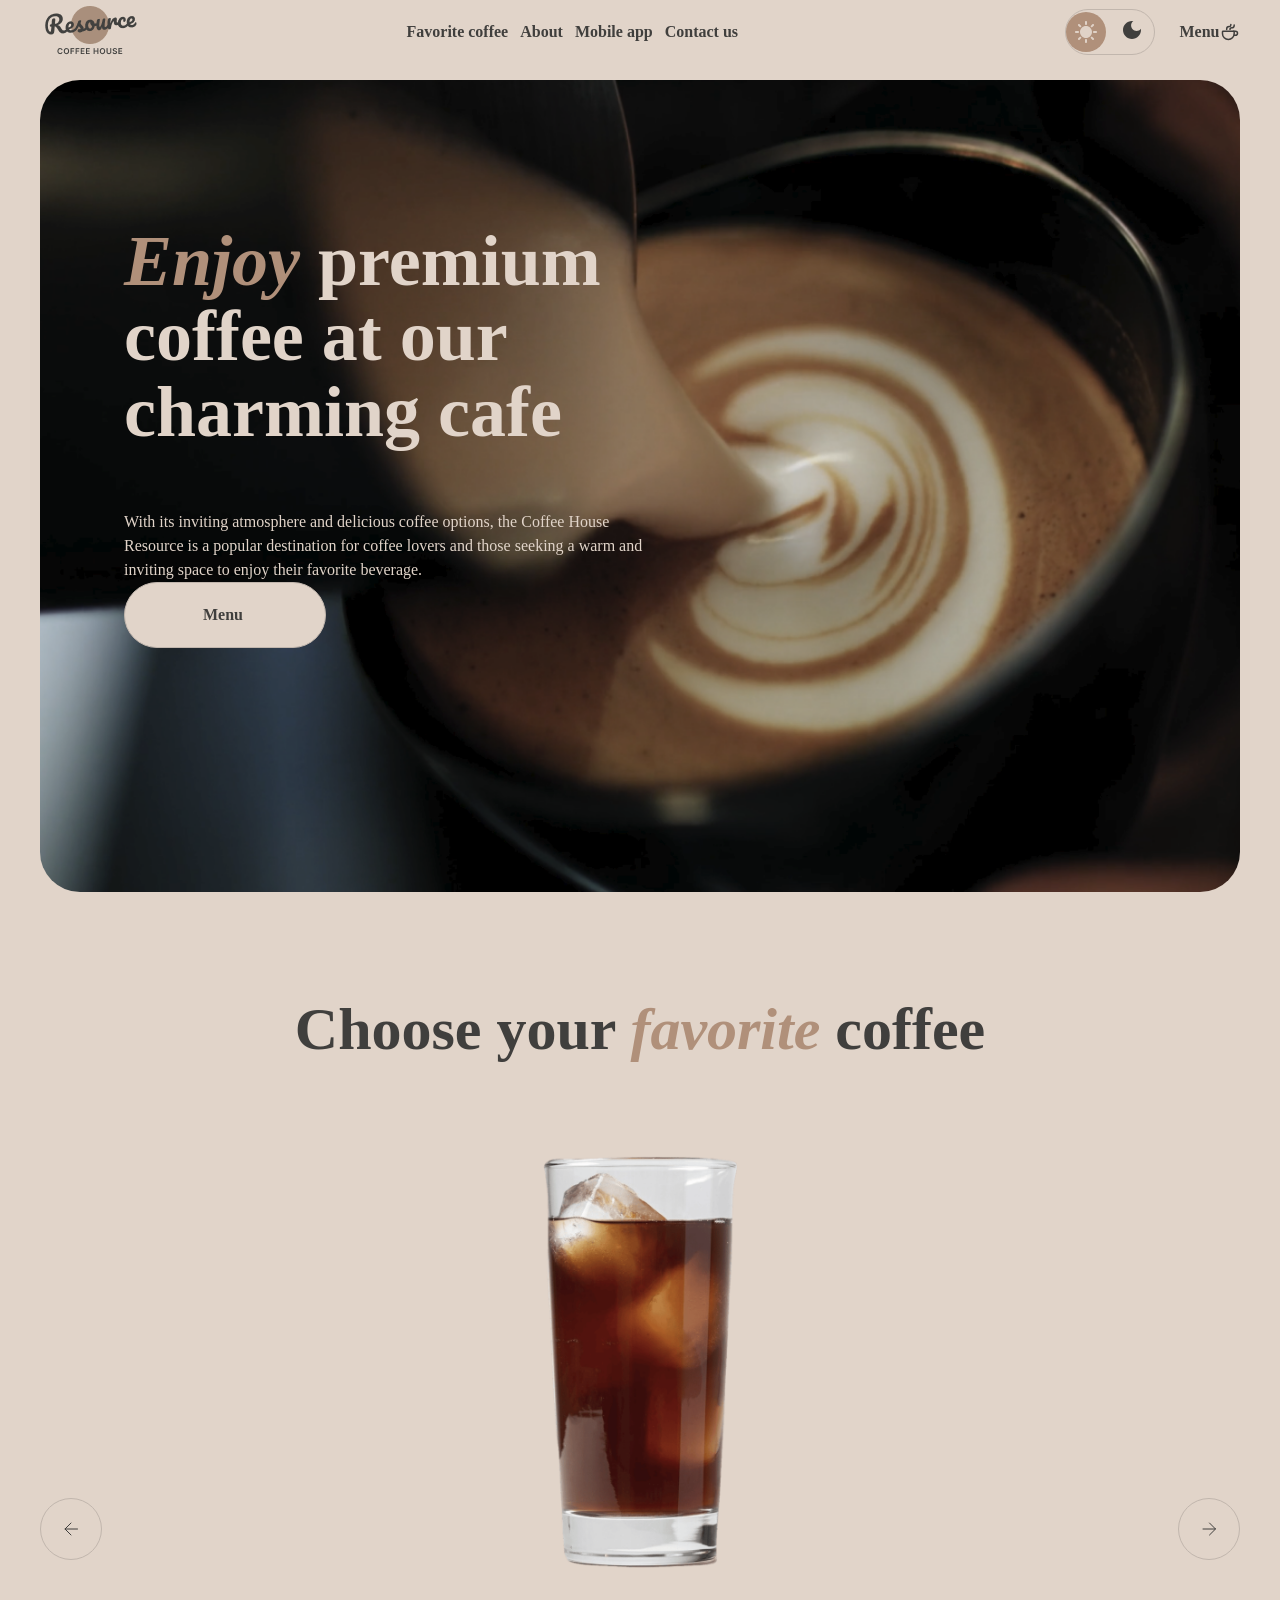
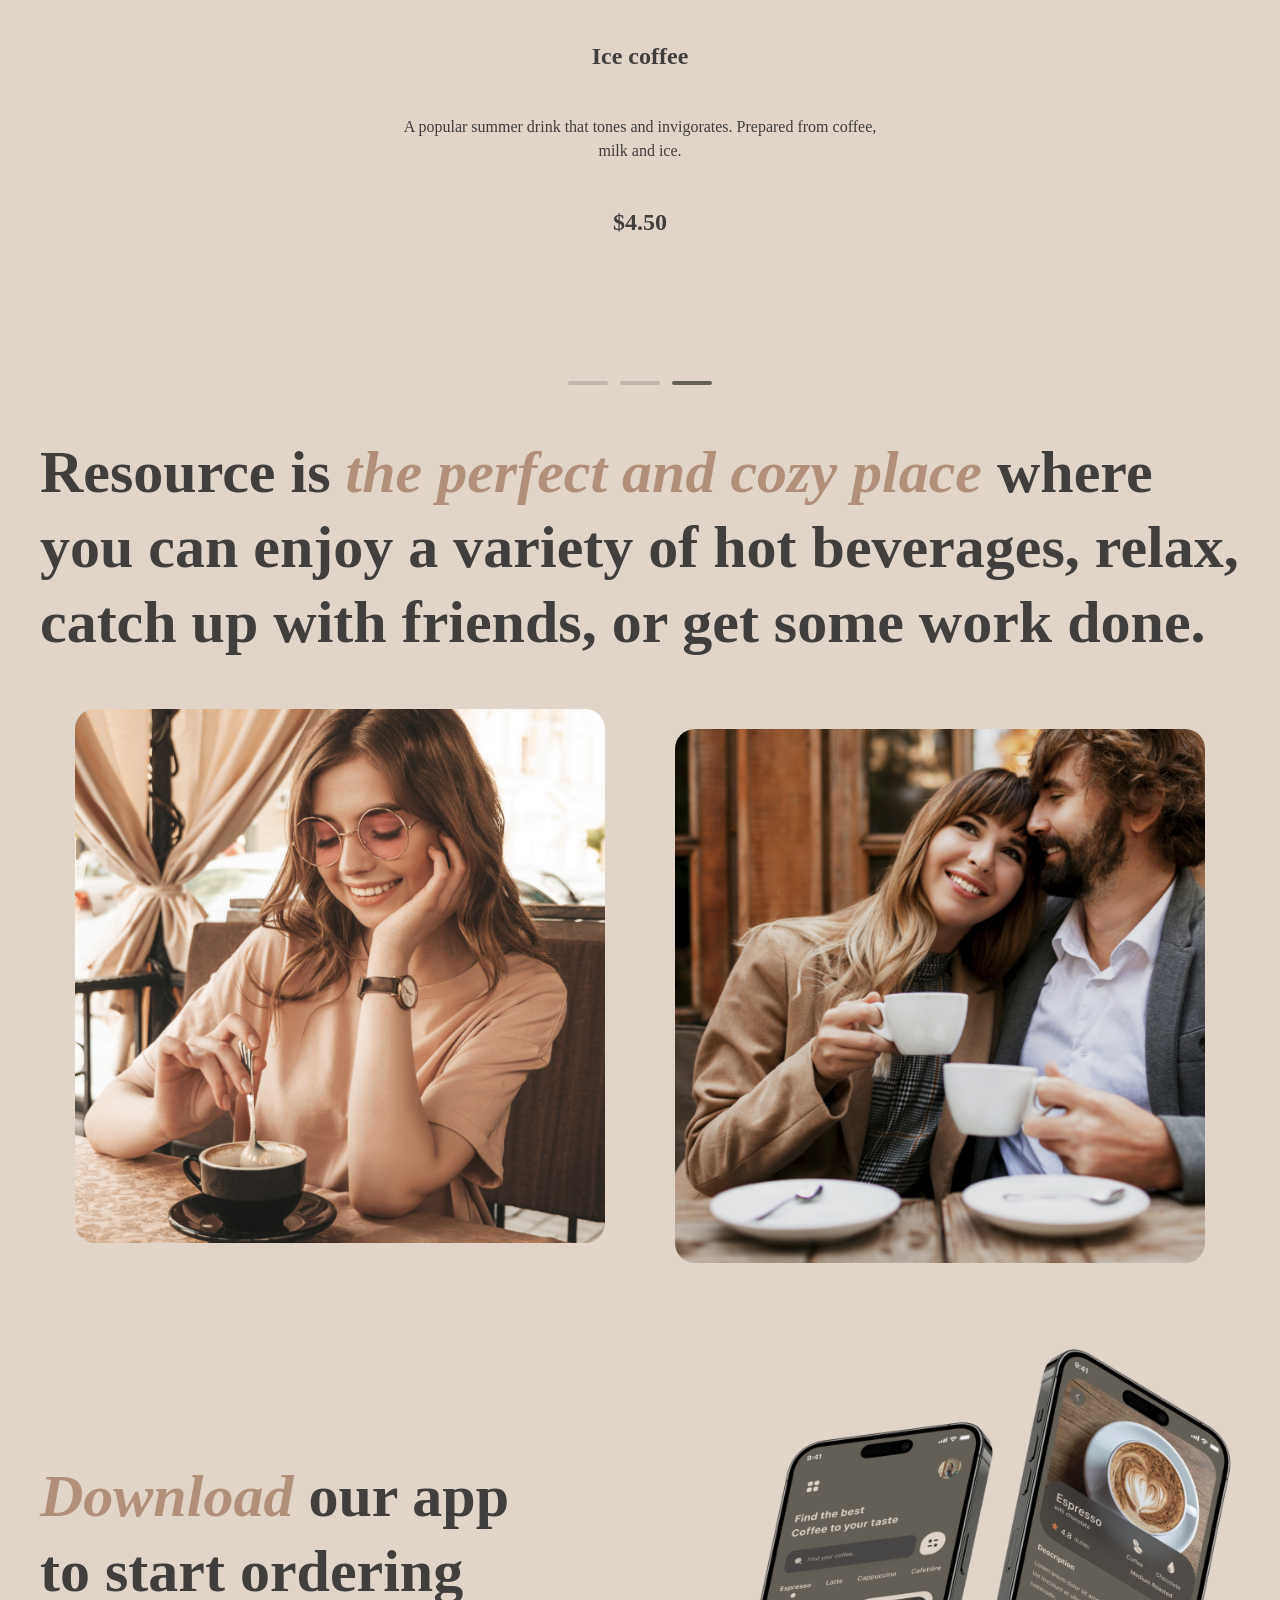
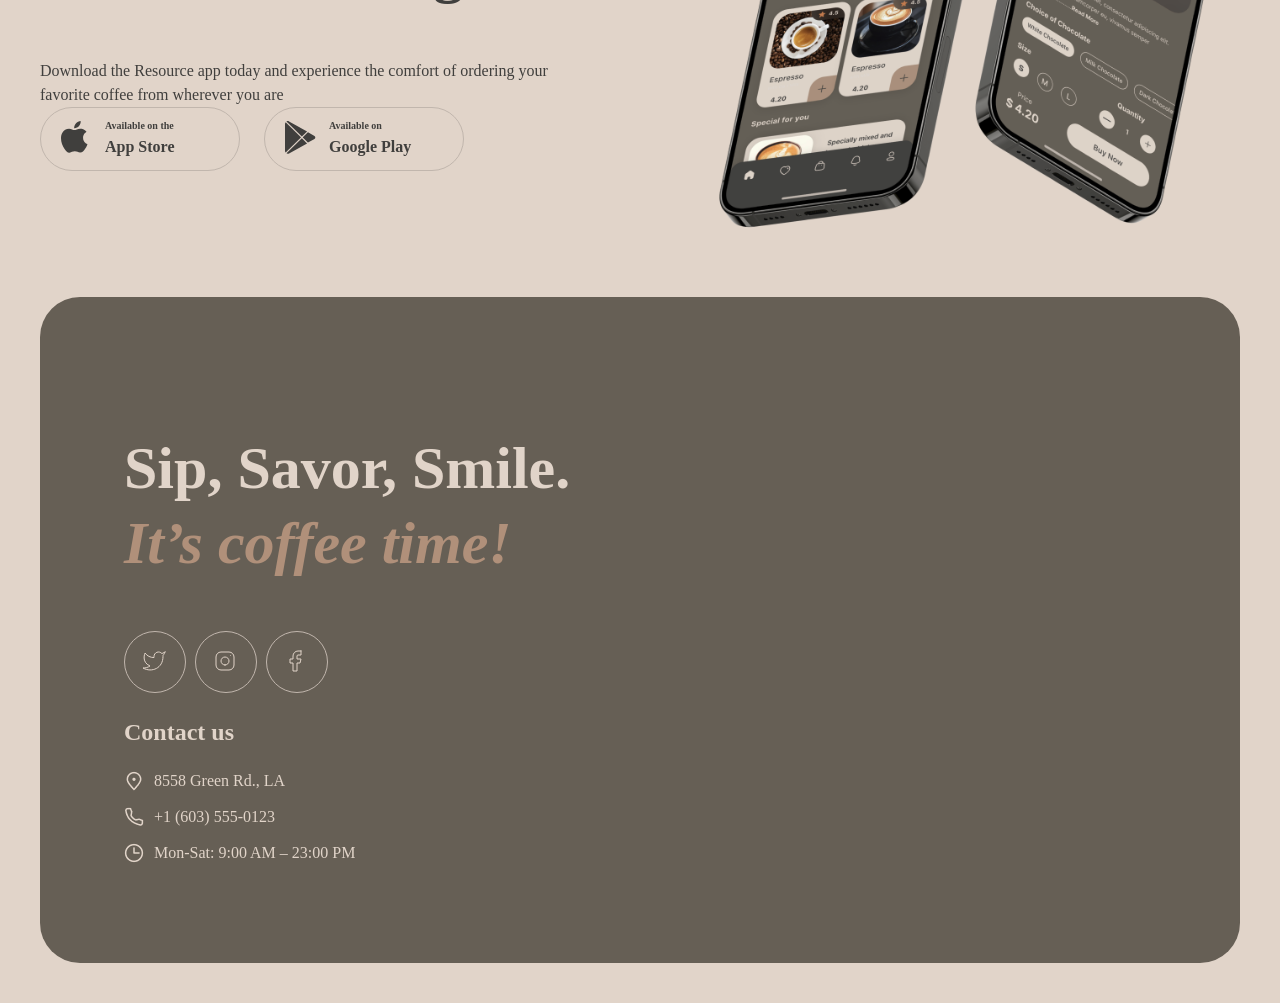
<file: index.html>
<!DOCTYPE html>
<html lang="en">
    <head>
        <meta charset="UTF-8">
        <meta name="viewport" content="width=device-width, initial-scale=1.0">
        <title>Coffee-House</title>
        <link rel="shortcut icon" href="images/favicon.ico">
        <link href="styles/common.css" rel="stylesheet">
        <link href="styles/header.css" rel="stylesheet">
        <link href="styles/footer.css" rel="stylesheet">
        <link href="styles/buttons.css" rel="stylesheet">
        <link href="styles/style-light.css" rel="stylesheet">
        <link href="https://fonts.googleapis.com/css2?family=Inter:wght@400;600&amp;display=swap" rel="stylesheet">

        <link href="styles/styles-index.css" rel="stylesheet">

        <link href="styles/slider.css" rel="stylesheet">
        <link href="styles/about.css" rel="stylesheet">
        <link href="styles/mobile.css" rel="stylesheet">
        
    </head>

    <body onresize="resize()">
        <header>
            <div class="flexbox main-menu">
                <a href="./index.html"><img src="images/logo.png" id="logo" alt="logo"></a>
                <nav class="nav hide">
                    <ul>
                        <li class="nav-item link"><a href="#favorite">Favorite coffee</a></li>
                        <li class="nav-item link"><a href="#about">About</a></li>
                        <li class="nav-item link"><a href="#mobile">Mobile app</a></li>
                        <li class="nav-item link"><a href="#contact">Contact us</a></li>
                    </ul>
                </nav> 
                <div id="instruments">
                    <div class="toggler flexbox">
                        <div id="light" class="toggler-option" onclick="setDark(0)"><img src="images/icons/sun.svg" alt="sun"></div>
                        <div id="dark" class="toggler-option"  onclick="setDark(1)"><img src="images/icons/moon.svg" alt="moon"></div>
                    </div>
                    <a id="header-menu" href="./menu.html" class="link hide"><div class="menu-item flexbox"><p class="link">Menu</p><img src="images/icons/coffee-cup.svg" alt="icon"></div></a>
                    <div id="bmenu-icon" onclick="change()">
                        <img src="images/icons/menu-close.svg" id="burger" alt="icon">
                    </div>
                </div>
            </div>
        </header>
        <div id="bmenu-main">
            <div  class="burger-menu">
                <nav class="burger-nav">
                    <ul onclick="closeMenu()">
                        <li class="burger-link link"><a href="#favorite">Favorite coffee</a></li>
                        <li class="burger-link link"><a href="#about">About</a></li>
                        <li class="burger-link link"><a href="#mobile">Mobile app</a></li>
                        <li class="burger-link link"><a href="#contact">Contact us</a></li>
                    </ul>
                </nav>
                <a href="./menu.html" class="burger-link"><div class="coffee-menu"><p class="link">Menu</p><img class="icon" src="images/icons/coffee-cup.svg" alt="icon"></div></a>
            </div>
        </div>
        <main>
            <section id="offer" class="container">
                <div class="offer">
                    <h1 class="inv"><span class="accent">Enjoy</span> premium coffee at our charming cafe</h1>
                    <p class="medium inv">With its inviting atmosphere and delicious coffee options, the Coffee House Resource is a popular destination for coffee lovers and those seeking a warm and inviting space to enjoy their favorite beverage.</p>
                    <a href="./menu.html">
                        <div class="menubutton flexbox">
                            <p class="link">Menu</p>
                            <div class="show">
                                <img class="icon" src="images/icons/coffee-cup.svg" alt="icon">
                            </div>
                            
                        </div>
                    </a>
                </div>
            </section>

            <section id="favorite">
                <h2>Choose your <span class="accent">favorite</span> coffee</h2>
                <div id="slider">
                    <div class="slider flexbox">
                        <div class="button-slider" onclick="changeSlide(-1)">
                            <img class="icon" src="images/icons/arrow-left.svg" alt="icon">
                        </div>
                        <div id="slide-window" class="slides" onscrollend="scrollSlides()">
                            
                            <div id="2" class="slide">
                                <img src="images/slider/3.png" alt="slide">
                                <h3>Ice coffee</h3>
                                <p class="medium">A popular summer drink that tones and invigorates. Prepared from coffee, milk and ice.</p>
                                <h3>$4.50</h3>
                            </div>
                            <div id="0" class="slide">
                                <img src="images/slider/1.png" alt="slide">
                                <h3>S’mores Frappuccino</h3>
                                <p class="medium">This new drink takes an espresso and mixes it with brown sugar and cinnamon before being topped with oat milk.</p>
                                <h3>$5.50</h3>
                            </div>
                            <div id="1" class="slide">
                                <img src="images/slider/2.png" alt="slide">
                                <h3>Caramel Macchiato</h3>
                                <p class="medium">Fragrant and unique classic espresso with rich caramel-peanut syrup, with cream under whipped thick foam.</p>
                                <h3>$5.00</h3>
                            </div>
                            
                        </div>
                        <div class="button-slider" onclick="changeSlide(1)">
                            <img class="icon" src="images/icons/arrow-right.svg" alt="icon">
                        </div>       
                    </div>
                    <div id="controls">
                        <div id="control-0" class="control on" onclick="clickControl(0)" data-index="0"></div>
                        <div id="control-1" class="control" onclick="clickControl(1)" data-index="1"></div>
                        <div id="control-2" class="control" onclick="clickControl(2)" data-index="2"></div>
                    </div>
                </div>
            </section>

            <section id="about">
                <h2>Resource is <span class="accent">the perfect and cozy place</span> where you can enjoy a variety of hot beverages, relax, catch up with friends, or get some work done.</h2>
                <div class="colage flexbox">
                    <div class="block">
                        <div class="image margin"><img src="images/about/1.png" alt="about"></div>
                        <div class="image crop"><img src="images/about/2.png" alt="about"></div>
                    </div>
                    <div class="block">
                        <div class="image margin crop"><img src="images/about/3.png" alt="about"></div>
                        <div class="image"><img src="images/about/4.png" alt="about"></div>
                    </div>
                </div>
            </section>
            <section id="mobile" class="flexbox">
                <div class="block">
                    <h2><span class="accent">Download</span> our app to start ordering</h2>
                    <p class="medium">Download the Resource app today and experience the comfort of ordering your favorite coffee from wherever you are</p>
                    <div class="market flexbox">
                        <div class="button-store">
                            <div class="button-icon"><img class="icon" src="images/icons/apple.svg" alt="icon"></div>
                            <div class="button-content">
                                <p class="caption">Available on the</p>
                                <p class="link">App Store</p>
                            </div> 
                        </div>
                        <div class="button-store">
                            <div class="button-icon"><img class="icon" src="images/icons/google.svg" alt="icon"></div>
                            <div class="button-content">
                                <p class="caption">Available on</p>
                                <p class="link">Google Play</p>
                            </div>
                        </div>
                    </div>
                </div>
                <div class="block">
                    <div class="mob"><img src="images/mobile.png" alt="mobile"></div>
                </div>
            </section>
        </main>

        <footer>
            <section id="contact" class="flexbox">
                <div class="footer-block inv">
                    <h2>Sip, Savor, Smile. <br> <span class="accent">It’s coffee time!</span></h2>
                    <div class="socials flexbox">
                        <div class="roundbutton soc"><img src="images/icons/twitter.svg" alt="icon"></div>
                        <div class="roundbutton soc"><img src="images/icons/instagram.svg" alt="icon"></div>
                        <div class="roundbutton soc"><img src="images/icons/facebook.svg" alt="icon"></div>
                    </div>
                </div>
                <div class="footer-block inv flexbox">
                    <h3>Contact us</h3>
                    <a id="address" href="https://goo.gl/maps/qpjtya1pxzKT96oP6" target="_blank">
                        <div class="contact flexbox">
                            <img src="images/icons/pin-alt.png" alt="icon">
                            <p>8558 Green Rd.,  LA</p>
                        </div>
                    </a>
                    <a id="phone" href='tel:+16035550123'>
                    <div class="contact flexbox">
                        <img src="images/icons/phone.png" alt="icon">
                        <p>+1 (603) 555-0123</p>
                    </div>
                    </a>
                    <div class="contact flexbox">
                        <img src="images/icons/clock.png" alt="icon">
                        <p>Mon-Sat: 9:00 AM – 23:00 PM</p>
                    </div>
                </div>
            </section>
        </footer>
        <script src="javascript/main.js"></script>
        <script src="javascript/slider.js"></script>
    </body>
</html>
</file>
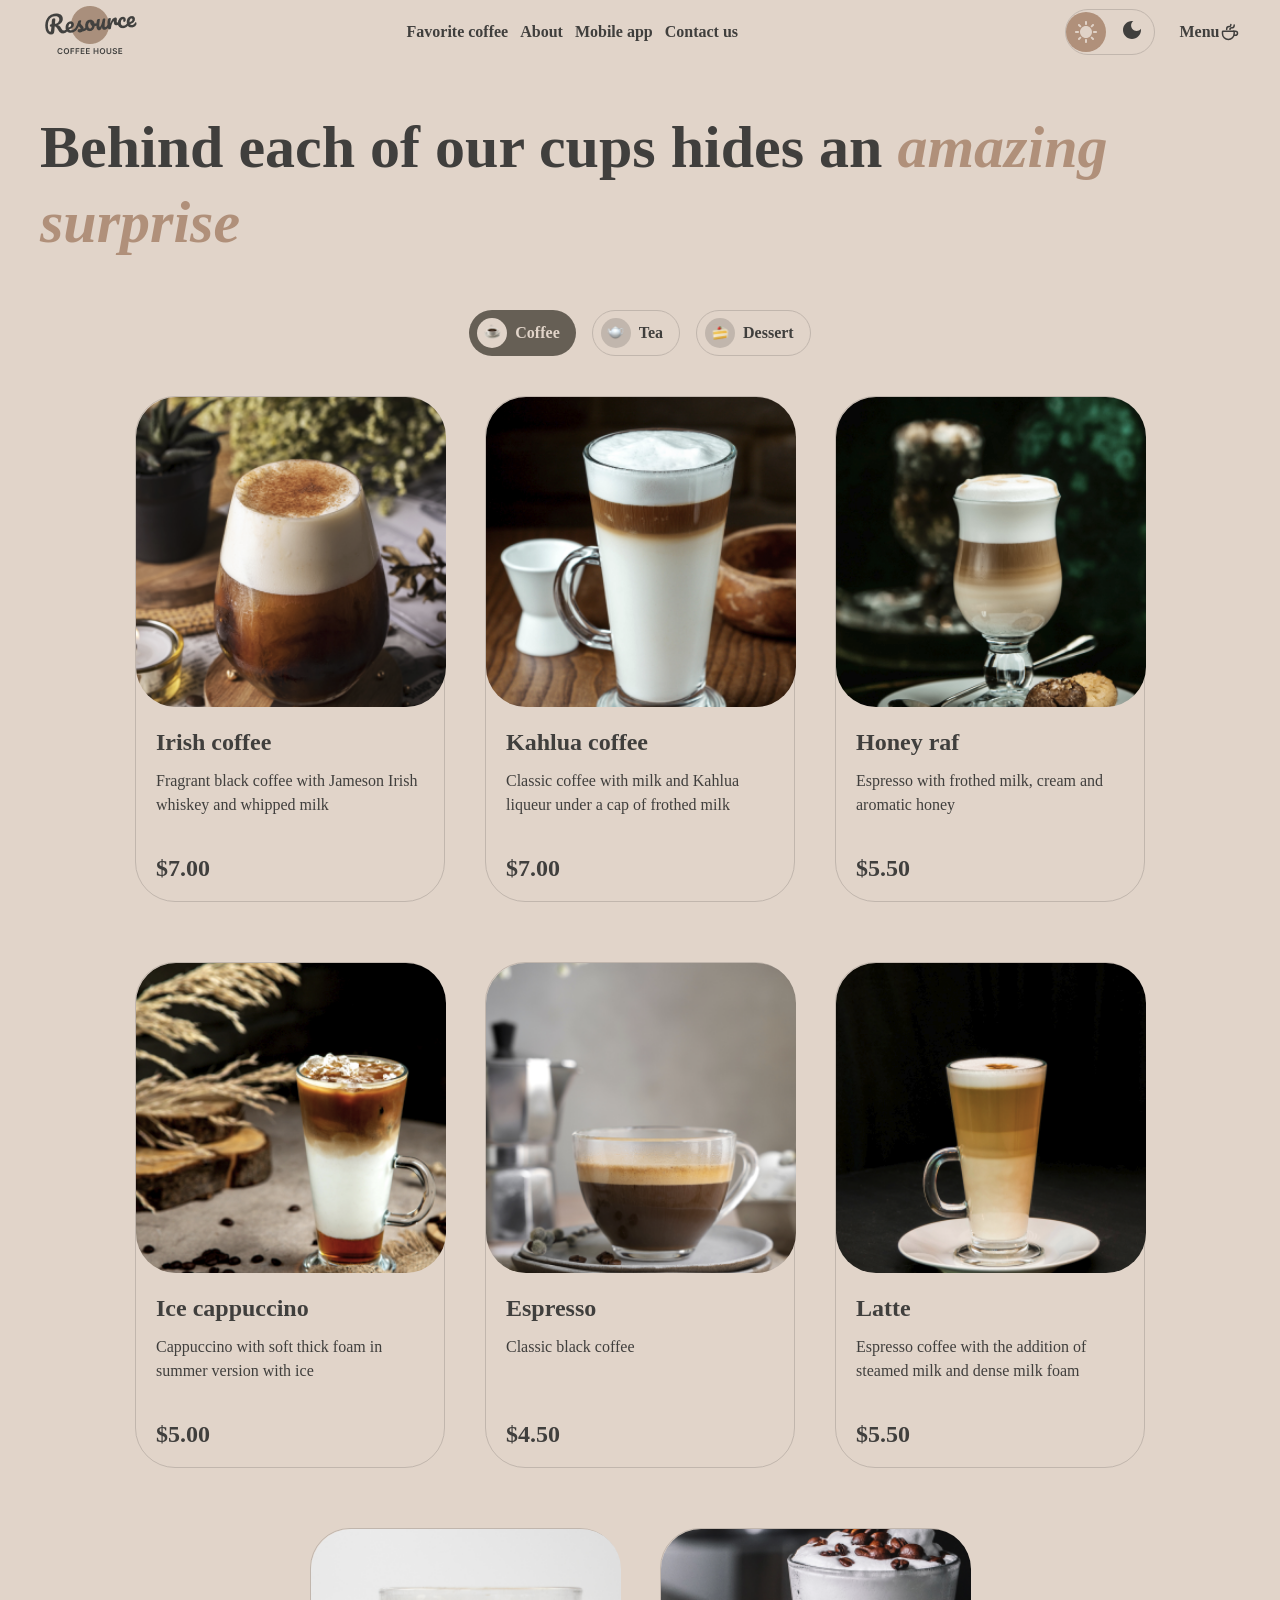
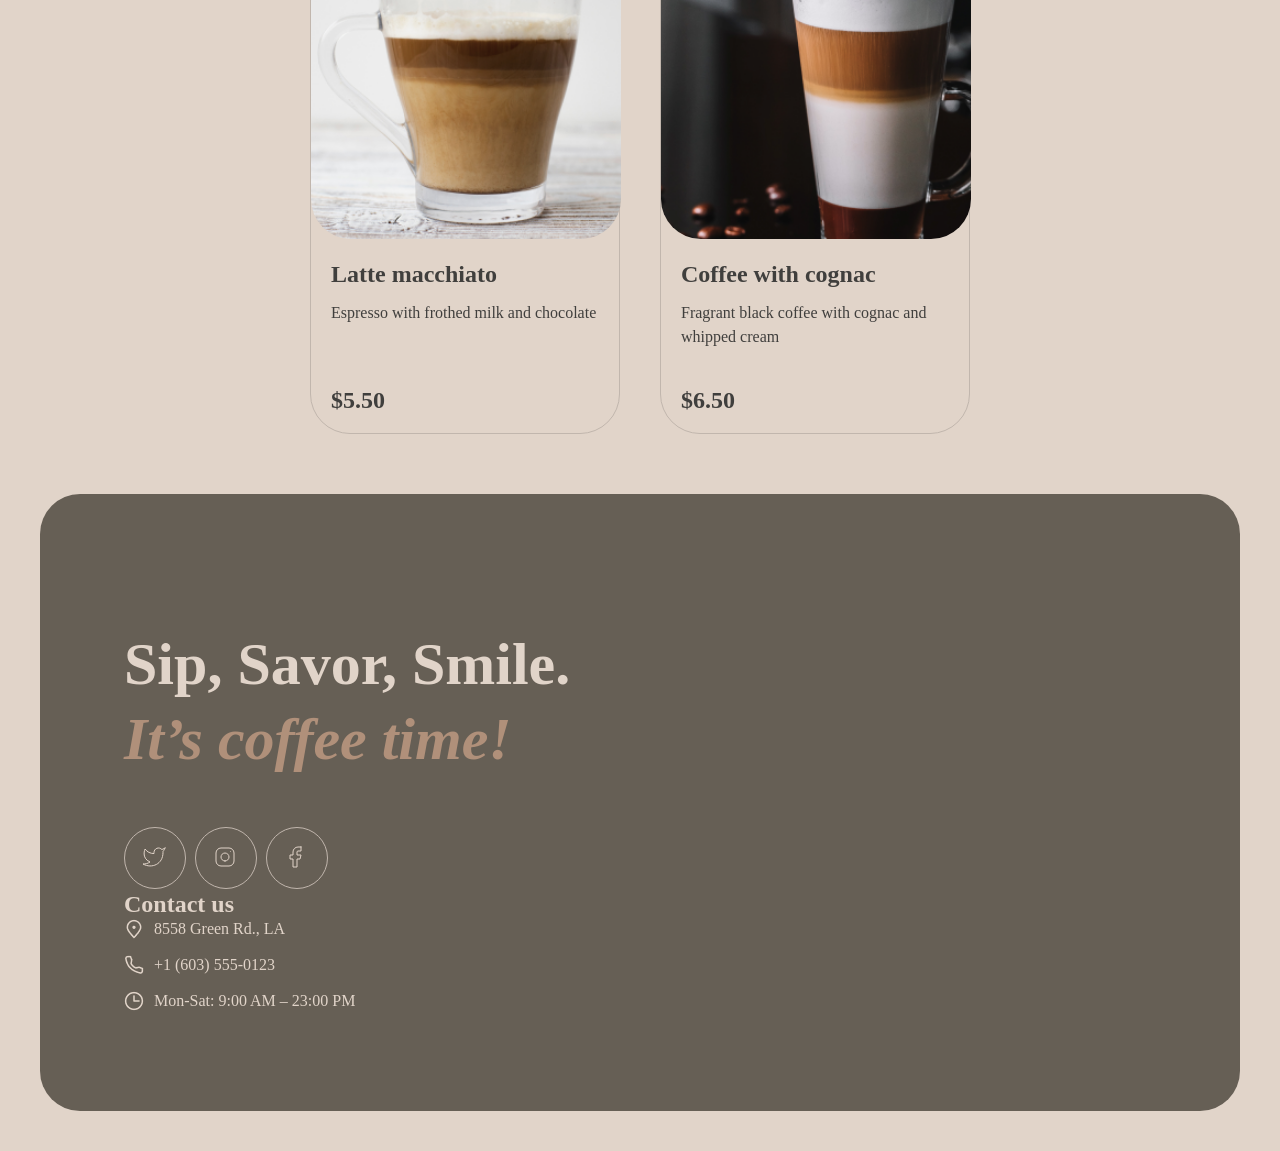
<file: menu.html>
<!DOCTYPE html>
<html lang="en">
    <head>
        <meta charset="UTF-8">
        <meta name="viewport" content="width=device-width, initial-scale=1.0">
        <title>Coffee-House</title>
        <link rel="shortcut icon" href="images/favicon.ico">
        <link href="styles/common.css" rel="stylesheet">
        <link href="styles/header.css" rel="stylesheet">
        <link href="styles/footer.css" rel="stylesheet">
        <link href="styles/buttons.css" rel="stylesheet">
        <link href="styles/style-light.css" rel="stylesheet">
        <link href="https://fonts.googleapis.com/css2?family=Inter:wght@400;600&amp;display=swap" rel="stylesheet">

        <link href="styles/styles-menu.css" rel="stylesheet" >
        
    </head>

    <body onresize="resize()">
        <header>
            <div class="flexbox main-menu">
                <a href="./index.html"><img src="images/logo.png" id="logo" alt="logo"></a>
                <nav class="nav hide">
                    <ul>
                        <li class="nav-item link"><a href="index.html#favorite">Favorite coffee</a></li>
                        <li class="nav-item link"><a href="index.html#about">About</a></li>
                        <li class="nav-item link"><a href="index.html#mobile">Mobile app</a></li>
                        <li class="nav-item link"><a href="#contact">Contact us</a></li>
                    </ul>
                </nav> 
                <div id="instruments">
                    <div class="toggler flexbox">
                        <div id="light" class="toggler-option" onclick="setDark(0)"><img src="images/icons/sun.svg" alt="sun"></div>
                        <div id="dark" class="toggler-option"  onclick="setDark(1)"><img src="images/icons/moon.svg" alt="moon"></div>
                    </div>
                    <a id="header-menu" href="./menu.html" class="link hide"><div class="menu-item flexbox"><p class="link">Menu</p><img src="images/icons/coffee-cup.svg" alt="icon"></div></a>
                    <div id="bmenu-icon" onclick="change()">
                        <img src="images/icons/menu-close.svg" id="burger" alt="icon">
                    </div>
                </div>
            </div>
        </header>
        <div id="bmenu-main">
            <div  class="burger-menu">
                <nav class="burger-nav">
                    <ul>
                        <li class="burger-link link"><a href="index.html#favorite">Favorite coffee</a></li>
                        <li class="burger-link link"><a href="index.html#about">About</a></li>
                        <li class="burger-link link"><a href="index.html#mobile">Mobile app</a></li>
                        <li class="burger-link link"><a href="#contact">Contact us</a></li>
                    </ul>
                </nav>
                <a href="./menu.html" class="burger-link"><div class="coffee-menu"><p class="link">Menu</p><img src="images/icons/coffee-cup.svg" alt="icon"></div></a>
            </div>
        </div>

        <main>
            <section>
                <h2>Behind each of our cups hides an <span class="accent">amazing surprise</span></h2>
                <div id="tabs">
                    <div id="coffee" class="selected option" onclick="selectCategory(this.id)">
                        <div class="opt-symbol"><img src="images/icons/coffee.svg" alt="icon"></div>
                        <div class="opt-text"><p class="link">Coffee</p></div>
                    </div>
                    <div id="tea" class="option" onclick="selectCategory(this.id)">
                        <div class="opt-symbol"><img src="images/icons/tea.svg" alt="icon"></div>
                        <div class="opt-text"><p class="link">Tea</p></div>
                    </div>
                    <div id="dessert" class="option" onclick="selectCategory(this.id)">
                        <div class="opt-symbol"><img src="images/icons/dessert.svg" alt="icon"></div>
                        <div class="opt-text"><p class="link">Dessert</p></div>
                    </div>
                </div>
            </section>
            <div id="modal" class="modal-window flexbox"></div>
            <section>
                
                <div id="grid">     </div> 
                <div id="loadall" class="roundbutton hidden center" onclick="showAll()">
                    <img src="images/icons/refresh.svg" alt="icon">
                </div>
            </section> 
        </main>

       <footer>
            <section id="contact" class="flexbox">
                <div class="footer-block inv">
                    <h2>Sip, Savor, Smile. <br> <span class="accent">It’s coffee time!</span></h2>
                    <div class="socials flexbox">
                        <div class="roundbutton soc"><img src="images/icons/twitter.svg" alt="icon"></div>
                        <div class="roundbutton soc"><img src="images/icons/instagram.svg" alt="icon"></div>
                        <div class="roundbutton soc"><img src="images/icons/facebook.svg" alt="icon"></div>
                    </div>
                </div>
                <div class="footer-block inv flexbox">
                    <h3>Contact us</h3>
                    <a id="address" href="https://goo.gl/maps/qpjtya1pxzKT96oP6" target="_blank">
                        <div class="contact flexbox">
                            <img src="images/icons/pin-alt.png" alt="icon">
                            <p>8558 Green Rd.,  LA</p>
                        </div>
                    </a>
                    <a id="phone" href='tel:+16035550123'>
                    <div class="contact flexbox">
                        <img src="images/icons/phone.png" alt="icon">
                        <p>+1 (603) 555-0123</p>
                    </div>
                    </a>
                    <div class="contact flexbox">
                        <img src="images/icons/clock.png" alt="icon">
                        <p>Mon-Sat: 9:00 AM – 23:00 PM</p>
                    </div>
                </div>
            </section>
        </footer>
        <script src="javascript/main.js"></script>
        <script src="javascript/catalog.js"></script>
    </body>
</html>
</file>
<file: styles/common.css>
html{
  scroll-behavior: smooth;

}

body {
    max-width: 1440px;
    width: 100%;
    padding: 0 40px;
    margin: 0 auto;
    box-sizing: border-box;
    
}

section {
  margin-bottom: 40px;
}

h1 {
    font-size: 72px;
    font-weight: 600;
    line-height: 105%
}

h2 {
    font-size:60px;
    font-weight: 600;
    line-height: 125%
}

h3 {
    font-size: 24px;
    font-weight: 600;
    line-height: 125%
}

.accent {
    font-style: italic;
}

.medium {
    font-size: 16px;
    font-weight: 400;
    line-height: 150%;
}
.hidden{
  display: none;
 }
 
.caption {
    font-size: 10px;
    font-weight: 600;
    line-height: 140%;
}

.link {
    font-size: 16px;
    font-weight: 600;
    line-height: 150%;
    text-align: center;
}

.centered {
  position: absolute; 
   top: 40px; 
   left: 40px; 
   width: 530px;
}
p{
  margin: 0;
}
a {
    text-decoration: none;
    transition: all 0.5s;
}

.flexbox{
  display: flex;
  justify-content: space-between;
  align-items: center;
  flex-wrap: wrap;
}

.hidden {
    display: none;
}

.block {
  width:530px;
}

#header-menu p {
  margin: auto;
}

.button-seconadry{
  height: 44px;
  width: 100%;
  padding: 10px 78px;
  border-radius: 100px;
  gap: 8px;
  border: 1px solid var(--border-color);
  color: var(--primary-color);
  background-color: var(--page-color);

  display: flex;
  justify-content: center;
  align-items: center;
  flex-wrap: wrap;
  box-sizing: border-box;

}

.button-seconadry:hover {
  color: var(--inv-color);
  background-color: var(--container-color);
  border: none;
}

.block-scroll {
  overflow: hidden;
}

.icon {
  filter: var(--icon-color);
}

@media screen and (max-width: 1327px){
  .crop{
    display: none;
  }

  .colage .block{
    margin: 0 auto
  }
}

@media screen and (max-width: 768px){
  #modal-content{
    width: 688px !important; 
  }

  h1 {
    font-size: 42px;
    line-height: 115%;
  }

  h2 {
    font-size: 32px;
  }

  #offer {
    padding: 60px 30px;
  }

  .burger{
    display:block;
    position: relative;
    width: 44px;
    height: 44px;
    border: 1px solid #665F55;
    border-radius: 50%;
    z-index: 65;
    transition: all 1s linear;
  }

  .crop, .hide, #header-menu, .hidden-card{
    display: none;
  }

  .hidden-card.showed{
    display: block;
  }
  .hidden {
    display: block;
  }

  #bmenu-main {
    display: block !important;
  }
  #bmenu-icon {
    display: flex !important;
  }
}

@media screen and (max-width: 767px) {
  body{
    padding: 0 5%;
  }
  #modal-content .box{
    display: none;
  }
  .modal-description{
    width: 100% !important;
  }
  .button-slider{
    display: none !important;
  }

}
/* ...........380.................. */
@media screen and (max-width: 380px){
  body{
    padding: 0 16px;
  }
  #offer {
    max-width: 348px;
    max-height: 552px;
    padding: 60px 16px;
    height: 644px;
  }

  #modal-content{
    width: 342px !important; 
  }
  
}
</file>
<file: styles/header.css>
ul {
    list-style: none;
    padding-inline-start: 0;
}

.nav-item {
    margin: 0 1%;
    display: inline-block;
    transition: all 0.5s;
    position: relative;
}

.nav-item::after {
    content: "";
    width: 100%;
    height: 2px;
    position: absolute;
    left: 0;
    bottom: -2px;
    transform: scaleX(0);
}

.nav-item:hover::after{
    transform: scaleX(1);
    transition: all 0.5s;
}

#header-menu {
    transition: all 0.5s;
    position: relative;
}

#header-menu::after {
    content: "";
    width: 100%;
    height: 2px;
    position: absolute;
    left: 0;
    bottom: -2px;
    transform: scaleX(0);
}

#header-menu:hover::after{
    transform: scaleX(1);
    transition: all 0.5s;
}


.instruments{
    width: 184px;
    height: 44px;
}

.offer {
    max-width: 530px;
}

#offer {
    padding: 7%;
    max-width: 1360px;
    width: 86%;
    height: 644px;
    margin-bottom: 100px;
    background: url('../images/img-hero.png');
    background-position: center;
    background-size: cover;
    border-radius: 40px;
}

.toggler {
    width:88px;
    height: 44px;
    border-radius: 100px;
}

.toggler-option{
    width: 36px;
    height: 36px;
    border-radius: 100px;
    padding: 2px;
}

.toggler-option img{
    margin: 7px;
}

.menu-item {
    width: 61px;
    height: 28px;
}

.main-menu {
    height: 60px;
    margin-bottom: 20px;
}

.nav {
    width: 400px;
}

#instruments {
    display:flex;
    justify-content: flex-end;
    align-items: center;
    gap: 24px;
}

#bmenu-main{
    display: none;
    height: 0%;
    width: 100%;
    position: fixed; /* Stay in place */
    z-index: 1;
    left: 0;
    top: 60px;
    background-color: var(--page-color);
    overflow: hidden;
    transition: 0.5s;
}
#burger{
    filter:var(--burger-color);
}
.burger-menu{
  display: flex;

  height: 100%;
  width: 100%;
  align-items: flex-start;
  padding: 60px 16px;
  gap: 100px;
  box-sizing: border-box;
  flex-direction: column;
  
}

#bmenu-icon {
    height: 44px;
    width: 44px;
    border-radius: 100px;
    border: 1px solid var(--border-inv-color);
    display: none;
    justify-content: center;
    align-items: center;
}

#bmenu-main.opened{
    height: 100% !important;
}


.burger-nav{
    width:100%;
}

.burger-nav ul{
    display: flex;
    box-sizing: border-box;
    flex-direction: column;
    align-items: flex-start;
    gap: 60px;
    width: 100%;
}

.burger-link {
    width: 100%;
    height: 40px;
    margin: 0 auto;
}

.coffee-menu{
    display: flex;
    width: 100%;
    gap:16px;
    margin: 0 auto;
    justify-content: center;
}
</file>
<file: styles/footer.css>
#contact{
    padding: 7%;
    border-radius: 40px;
}

.footer-block {
    width: 530px;
}

.contact{
    margin-bottom: 16px;
    transition: all 0.5s;
    transition: all 0.5s;
    width: 240px;
    position: relative;

    justify-content: flex-start;
}

.contact img{
    max-width: 20px;
    margin-right: 10px;
}
.contact p{
    margin: 0;
}

#address {
    width: 170px;
    display: inline-block;
    transition: all 0.5s;
    position: relative;
    margin-right: 100%;
}

#phone {
    width: 160px;
    display: inline-block;
    transition: all 0.5s;
    position: relative;
    margin-right: 100%;
}

#address::after, #phone::after {
    content: "";
    width: 100%;
    height: 2px;
    position: absolute;
    left: 0;
    bottom: 13px;
    transform: scaleX(0);
}

#address:hover::after, #phone:hover::after{
    transform: scaleX(1);
    transition: all 0.5s;
}
</file>
<file: styles/buttons.css>
.roundbutton{
    width: 60px;
    height: 60px;
    border-radius: 50%;
    cursor: pointer;
    transition: all 0.5s ease-out;
}

.roundbutton img{
    max-width: 24px;
    margin: 17px;
}

.marketbutton{
    width: 200px;
    height: 60px;
    border-radius: 100px;
    cursor: pointer;
    transition: all 0.5s ease-out;

    display: flex;
    justify-content: flex-start;
    align-items: center;
    flex-wrap: wrap;

    margin: 10px 0;
}

.marketbutton .butten-content{
    text-align: left;
    
}

.marketbutton img{
    max-width: 36px;
    margin: 10px 15px;
}

.menubutton {
    width: 44px;
    height:  24px;
    padding: 20px 78px 20px 78px;
    border-radius: 100px;
    gap: 8px;
}

.show {
    display: none;
}

.menubutton:hover .show{
    display: block;
}

.marketbutton:hover img, .roundbutton:hover img{
    filter:brightness(0) saturate(100%) invert(94%) sepia(11%) saturate(443%) hue-rotate(325deg) brightness(93%) contrast(88%);
}


body:not(.dark) .soc.roundbutton:hover img{
    filter: brightness(0) saturate(100%) invert(24%) sepia(9%) saturate(133%) hue-rotate(2deg) brightness(96%) contrast(96%);
}


.dark .marketbutton img,.dark .roundbutton img, .dark .menu-item img, .dark .menubutton:hover img{
    filter:brightness(0) saturate(100%) invert(94%) sepia(11%) saturate(443%) hue-rotate(325deg) brightness(93%) contrast(88%);
}

.p {
    margin:0;
}
</file>
<file: styles/style-light.css>
body {
  --page-color: #E1D4C9;
  --container-color: #665F55;
  --accent-color: #B0907A;
  --overlay-color: #403F3Dcc;
  --border-color: #C1B6AD;
  --border-inv-color: #665F55;
  --primary-color: #403F3D;
  --inv-color: #E1D4C9;
  --icon-color: none;
  --icon-hover-color: brightness(0) saturate(100%) invert(94%) sepia(11%) saturate(443%) hue-rotate(325deg) brightness(93%) contrast(88%);
  --burger-color: none;
}


.dark {
  --page-color: #292826;
  --container-color: #403F3D;
  --accent-color: #B0907A;
  --overlay-color: #292826cc;
  --border-color: #665F55;
  --border-inv-color: #C1B6AD;
  --primary-color: #E1D4C9;
  --inv-color: #E1D4C9;
  --icon-color: var(--icon-hover-color);
  --burger-color: brightness(0) saturate(100%) invert(77%) sepia(12%) saturate(229%) hue-rotate(345deg) brightness(94%) contrast(92%);
}

.nav-item::after, #header-menu::after{
  background-color: var(--primary-color);
}

body {
  background-color: var(--page-color);
  color: var(--primary-color);
    
}

.roundbutton{
  color: var(--primary-color);
  border: 1px solid var(--border-color);
}

.roundbutton:hover{
  color: var(--inv-color);
  background-color: var(--container-color);
}

.marketbutton{
  color: var(--primary-color);
  border: 1px solid var(--border-color);
}

.menubutton{
  color: var(--primary-color);
  border: 1px solid var(--border-color);
  background-color: var(--page-color);
}

.marketbutton:hover{
  color: var(--inv-color);
  background-color: var(--container-color);
}

.underscore::after{
  color: var(--primary-color);
  background-color: var(--primary-color);
}

.inv .underscore::after{
  color: var(--inv-color);
  background-color: var(--inv-color);
}

#contact {
  background-color: var(--container-color);
}

#address::after, #phone::after{
  background-color: var(--primary-color);
}

.inv{
  color: var(--inv-color);
}

.accent{
  color: var(--accent-color);
}

a {
  color: inherit;
}


h2, h3 {
  color: inherit;
}

.toggler {
  border: 1px solid var(--border-color);
}

.toggler:hover .toggler-option:not(.toggler-selected){
  background-color: var(--container-color);
}

.toggler:hover .toggler-option:not(.toggler-selected) img{
  filter:brightness(0) saturate(100%) invert(94%) sepia(11%) saturate(443%) hue-rotate(325deg) brightness(93%) contrast(88%);
}

.toggler-selected {
  background-color: var(--accent-color);
}

.toggler-selected img{
  filter:brightness(0) saturate(100%) invert(94%) sepia(11%) saturate(443%) hue-rotate(325deg) brightness(93%) contrast(88%);
}

.choice{
  border: 1px solid var(--border-color);
  color: var(--primary-color);
  background-color: var(--page-color);
}

.choice-icon{
  background-color: var(--border-color);
}

.choice:hover, .selected.choice{
  color: var(--inv-color);
  background-color: var(--container-color);
}

.choice:hover .choice-icon,.selected  .choice-icon{
  background-color: var(--page-color);
}

.preview {
  border: 1px solid var(--border-color);
}

.soc.roundbutton:hover {
    background-color: var(--page-color)
}

.option{
  border: 1px solid var(--border-color);
  color: var(--primary-color);
  background-color: var(--page-color);
}

.opt-symbol{
  background-color: var(--border-color);
}

.option:hover .opt-symbol, .selected.option .opt-symbol{
  color: var(--primary-color);
}

.option:hover, .selected.option{
  color: var(--inv-color);
  background-color: var(--container-color);
  border: none;
}
.option:hover .opt-symbol,.selected  .opt-symbol{
  background-color: var(--page-color);
}
</file>
<file: styles/styles-index.css>
.socials {
    width: 204px;
}
</file>
<file: styles/slider.css>
#slider{
    display: flex;
    align-items: flex-start;
    flex-direction: column;
    gap: 40px;
}

.slider{
    display: flex;
    justify-content: space-between;
    align-items: center;
    flex-wrap: wrap;
    position: relative;
    width: 100%;
    gap:40px;

}
.slides{
    width: 480px;
    margin: 0 auto;
    margin-bottom: 40px;
    display: flex;
    scroll-snap-type: x mandatory;
    flex-flow: row nowrap;
    overflow: auto;
    scroll-snap-stop: always;
    position: relative;
}

.slide {
    width: 480px;
    margin: 0 auto;
    margin-bottom: 40px;
    scroll-snap-align: start;
    flex: 1 1 auto;
    min-width: 100%;
    display: flex;
    flex-direction: column;
    gap: 20px;
}

.slide div{
    display: flex;
    flex-direction: column;
    gap:16px;
}


#favorite {
    text-align: center;
}
.slide img {
    margin-bottom: 20px;
    margin: 0 auto;
    max-width: 100%;
}

.dot {
    width: 40px;
    height: 4px;
    border-radius: 100px;
    background-color: #C1B6AD;
}

.selected {
    background-color: #665F55;
}

#controls{
    display: flex;
    justify-content: space-between;
    width: 144px;
    height: 4px;
    margin: 0 auto;
}

.control{
    width: 40px;
    height: 4px;
    border-radius: 100px;
    background-color: var(--border-color);
}

.control.on{
    background-color: var(--border-inv-color);
}

::-webkit-scrollbar {
    width: 0px;
    background: transparent;
} 

.button-slider{
    display: flex;
    justify-content: center;
    align-items: center;
    width: 60px;
    height: 60px;
    border: 1px solid var(--border-color);
    background-color: var(--page-color);
    border-radius: 100px;
}

.button-slider:hover {
    border: none;
    background-color: var(--container-color);
}

.button-slider:hover .icon{
    filter: var(--icon-hover-color);
}
</file>
<file: styles/about.css>
.colage .margin{
    margin-bottom: 40px;
}

.colage .image{
    border-radius: 20px;
    max-width: 660px;
    max-height: 590px;
    overflow: hidden;
}
.colage img{
    width: 100%;
    height: auto;
    transform: scale(1.1);
}
.colage .image.crop{
    max-height: 430px;
}

.colage .image:hover img{
    transform: scale(1);
    transition: all 0.5s;
}
</file>
<file: styles/mobile.css>
.market{
    width: 80%;
}

.button-icon {
    width: 36px;
    height: 36px;
}

.button-icon img{
    margin: 0;
}

.button-content {
    height: 40px;
    display: flex;
    flex-direction: column;
    gap: 2px;
}

#mobile .block{
    max-width: 630px;
}

.mob img{
    width: 100%;
}

.button-store{
    width:200px;
    height:64px;
    display: flex;
    box-sizing: border-box;
    padding: 12px 20px;
    gap: 8px;
    border: 1px solid var(--border-color);
    border-radius: 100px;
    justify-content: flex-start;
    align-items: center;
    color: var(--primary-color);
}

.button-store:hover{
    background-color: var(--container-color);
    border: none;
    color: var(--inv-color);
}

.button-store:hover .icon{
    filter: var(--icon-hover-color);
}
</file>
<file: styles/styles-menu.css>
#tabs {
    display: flex;
    justify-content: center;
    max-width: 361px;
    width: 100%;
    height: 46px;
    margin: auto;
    gap: 16px;
}

#grid{
    display: flex;
    gap: 40px;
    flex-wrap: wrap;
    justify-content: center;
    margin-bottom: 40px;

}
.preview {
    width: 310px;
    height: 506px;
    border-radius: 40px;
    margin-bottom: 20px;
    box-sizing: border-box;
}
.box {
    width: 310px;
    height: 310px;
    border-radius: 40px;
    overflow: hidden;
}

.box img{
    transform: scale(1.1);
}

.box:hover img{
    transform: scale(1);
}

.title {
    width: 270px;
    height: 114px
}

.description {
    display: flex;
    justify-content: space-between;
    flex-direction: column;
    width: 100%;
    height: 196px;
    padding: 20px;
    box-sizing: border-box;
}

h3, p {
    margin: 0px;
}

.center{
    margin: auto;
}

.socials {
    width: 204px;
}

.modal-window {
    width: 100%;
    height: 100%;
    margin: auto;
    display: none; /* Hidden by default */
    position: fixed; /* Stay in place */
    overflow: auto; /* Enable scroll if needed */
    justify-content: center;
    z-index: 1;
    top:0;
    left: 0;
    background-color: var(--overlay-color);
    
}

#modal-content{
    width: 800px;
    max-width:90%;
    border-radius: 40px;
    padding: 16px;
    display: flex;
    justify-content: flex-start;
    box-sizing: border-box;
    background-color: var(--page-color);
    gap: 20px;
}

.modal-description{
    width: calc(100% - 330px);
    display: flex;
    flex-direction: column;
    align-items: flex-start;
    flex-wrap: nowrap;
    box-sizing: border-box;
    gap: 20px;
}

.options{
    display: flex;
    justify-content: flex-start;
    
    flex-wrap: wrap;
    gap: 8px;
}

.opt-symbol {
    display: flex;
    width: 30px;
    height: 30px;
    border-radius: 100px;
    align-items: center;
    justify-content: center;
}

.opt-text {
    height: 24px;
}

.option{
    display: flex;
    align-items: center;
    padding: 8px 16px 8px 8px;
    height: 46px;
    border-radius: 100px;
    box-sizing: border-box;
    cursor: pointer;
    gap: 8px;
}

.add {
    display: flex;
    flex-direction: column;
    align-items: flex-start;
    gap: 8px;
    width: 100%;
}

.title{
    display: flex;
    flex-direction: column;
    align-items: flex-start;
    gap: 12px;
    width: 100%;
    height: 90px;
}

#total{
    display: flex;
    justify-content: space-between;
    width: 100%;
}

#alert {
    display: flex;
    justify-content: space-between;
    
    width: 100%;
    height: 52px;
    gap: 8px;
    padding: 12px 0px;
    border-top: 1px solid var(--border-color);
    box-sizing: border-box;
}


.disabled {
    display: none;
}
</file>
